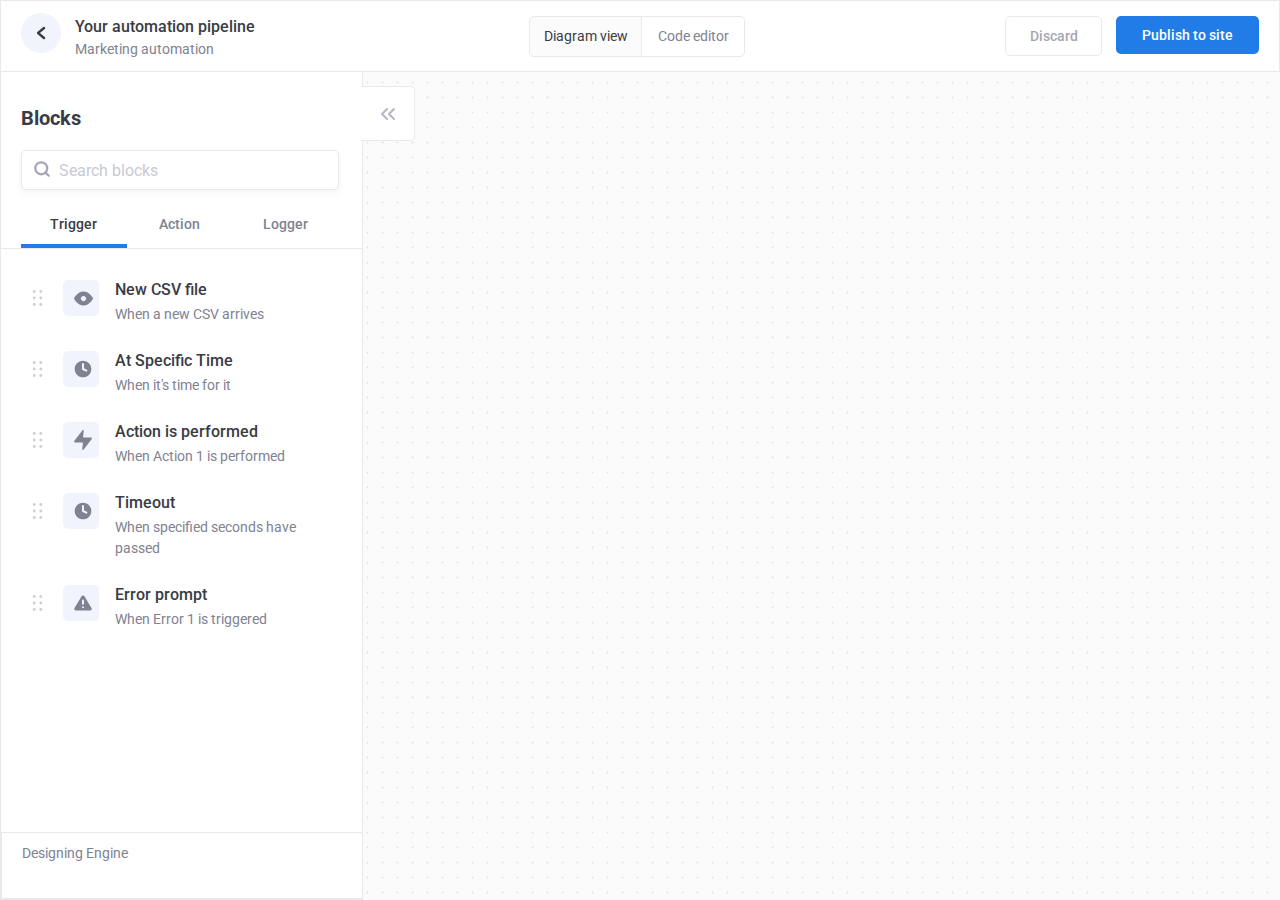
<file: demo/index.html>
<!DOCTYPE html>
<html>
<head>
    <!-- Primary Meta Tags -->
<title>Flowy - The simple flowchart engine</title>
    <link href="https://fonts.googleapis.com/css?family=Roboto:400,500,700&display=swap" rel="stylesheet">
    <link href='styles.css' rel='stylesheet' type='text/css'>
    <link href='flowy.css' rel='stylesheet' type='text/css'>
    <script src="https://code.jquery.com/jquery-3.6.0.js" integrity="sha256-H+K7U5CnXl1h5ywQfKtSj8PCmoN9aaq30gDh27Xc0jk=" crossorigin="anonymous"></script>
    <script src="flowy.js"></script>
    <script src="main.js"></script>   
</head>
<body>
    <div id="navigation">
        <div id="leftside">
            <div id="details">
            <div id="back"><img src="assets/arrow.svg"></div>
            <div id="names">
                <p id="title">Your automation pipeline</p>
                <p id="subtitle">Marketing automation</p>
            </div>
        </div>            
        </div>
        <div id="centerswitch">
            <div id="leftswitch">Diagram view</div>
            <div id="rightswitch">Code editor</div>
        </div>
        <div id="buttonsright">
            <div id="discard">Discard</div>
            <div id="publish">Publish to site</div>
        </div>
    </div>
    <div id="leftcard">
        <div id="closecard">
            <img src="assets/closeleft.svg">
        </div>
        <p id="header">Blocks</p>
        <div id="search">
            <img src="assets/search.svg">
            <input type="text" placeholder="Search blocks">
        </div>
        <div id="subnav">
            <div id="trigger" class="navactive side">Trigger</div>
            <div id="action" class="navdisabled side">Action</div>
            <div id="logger" class="navdisabled side">Logger</div>
        </div>
        <div id="blocklist">
        </div>
        <div id="footer">
            <span>Designing Engine</span>    
        </div>
    </div>
    <div id="propwrap">
        <div id="properties">
            <div id="close">
                <img src="assets/close.svg">
            </div>
            <p id="header2">Properties</p>
            <div id="proplist">
            </div>
            <div id="divisionthing"></div>
            <div id="removeblock">Delete blocks</div>
        </div>
    </div>
    <div id="canvas">
    </div>
</body>
</html>
</file>
<file: demo/styles.css>
body, html {
    margin: 0px;
    padding: 0px;
    overflow: hidden;
    background-image: url(assets/tile.png);
    background-repeat: repeat;
    background-size: 30px 30px;
    background-color: #FBFBFB;
    height: 100%;
}
#navigation {
    height: 71px;
    background-color: #FFF;
    border: 1px solid #E8E8EF;
    width: 100%;
    display: table;
    box-sizing: border-box;
    position: fixed;
    top: 0;
    z-index: 9
}
#back {
    width: 40px;
    height: 40px;
    border-radius: 100px;
    background-color: #F1F4FC;
    text-align: center;
    display: inline-block;
    vertical-align: top;
    margin-top: 12px;
    margin-right: 10px
}
#back img {
    margin-top: 13px;
}
#names {
    display: inline-block;
    vertical-align: top;
}
#title {
    font-family: Roboto;
    font-weight: 500;
    font-size: 16px;
    color: #393C44;
    margin-bottom: 0px;
}
#subtitle {
    font-family: Roboto;
    color: #808292;
    font-size: 14px;
    margin-top: 5px;
}
#leftside {
    display: inline-block;
    vertical-align: middle;
    margin-left: 20px;
}
#centerswitch {
    position: absolute;
    width: 222px;
    left: 50%;
    margin-left: -111px;
    top: 15px;
}
#leftswitch {
    border: 1px solid #E8E8EF;
    background-color: #FBFBFB;
    width: 111px;
    height: 39px;
    line-height: 39px;
    border-radius: 5px 0px 0px 5px;
    font-family: Roboto;
    color: #393C44;
    display: inline-block;
    font-size: 14px;
    text-align: center;
}
#rightswitch {
    font-family: Roboto;
    color: #808292;
    border-radius: 0px 5px 5px 0px;
    border: 1px solid #E8E8EF;
    height: 39px;
    width: 102px;
    display: inline-block;
    font-size: 14px;
    line-height: 39px;
    text-align: center;
    margin-left: -5px;
}
#discard {
    font-family: Roboto;
    font-weight: 500;
    font-size: 14px;
    color: #A6A6B3;
    width: 95px;
    height: 38px;
    border: 1px solid #E8E8EF;
    border-radius: 5px;
    text-align: center;
    line-height: 38px;
    display: inline-block;
    vertical-align: top;
    transition: all .2s cubic-bezier(.05,.03,.35,1);
}
#discard:hover {
    cursor: pointer;
    opacity: .7;
}
#publish {
    font-family: Roboto;
    font-weight: 500;
    font-size: 14px;
    color: #FFF;
    background-color: #217CE8;
    border-radius: 5px;
    width: 143px;
    height: 38px;
    margin-left: 10px;
    display: inline-block;
    vertical-align: top;
    text-align: center;
    line-height: 38px;
    margin-right: 20px;
    transition: all .2s cubic-bezier(.05,.03,.35,1);
}
#publish:hover {
    cursor: pointer;
    opacity: .7;
}
#buttonsright {
    float: right;
    margin-top: 15px;
}
#leftcard {
    width: 363px;
    background-color: #FFF;
    border: 1px solid #E8E8EF;
    box-sizing: border-box;
    padding-top: 85px;
    padding-left: 20px;
    height: 100%;
    position: absolute;
    z-index: 2;
}
#search input {
    width: 318px;
    height: 40px;
    background-color: #FFF;
    border: 1px solid #E8E8EF;
    box-sizing: border-box;
    box-shadow: 0px 2px 8px rgba(34,34,87,0.05);
    border-radius: 5px;
    text-indent: 35px;
    font-family: Roboto;
    font-size: 16px;
}
::-webkit-input-placeholder { /* Edge */
  color: #C9C9D5;
}

:-ms-input-placeholder { /* Internet Explorer 10-11 */
  color: #C9C9D5
}

::placeholder {
  color: #C9C9D5;
}
#search img {
    position: absolute; 
    margin-top: 10px;
    width: 18px;
    margin-left: 12px;
}
#header {
    font-size: 20px;
    font-family: Roboto;
    font-weight: bold;
    color: #393C44;
}
#subnav {
    border-bottom: 1px solid #E8E8EF;
    width: calc(100% + 20px);
    margin-left: -20px;
    margin-top: 10px;
}
.navdisabled {
    transition: all .3s cubic-bezier(.05,.03,.35,1);
}
.navdisabled:hover {
    cursor: pointer;
    opacity: .5;
}
.navactive {
    color: #393C44!important;
}
#trigger {
    margin-left: 20px;
    font-family: Roboto;
    font-weight: 500;
    font-size: 14px;
    text-align: center;
    color: #808292;
    width: calc(88% / 3);
    height: 48px;
    line-height: 48px;
    display: inline-block;
    float: left;
}
.navactive:after {
    display: block;
    content: "";
    width:  100%;
    height: 4px;
    background-color: #217CE8;
    margin-top: -4px;
}
#action {
    display: inline-block;
    font-family: Roboto;
    font-weight: 500;
    color: #808292;
    font-size: 14px;
    height: 48px;
    line-height: 48px;
    width: calc(88% / 3);
    text-align: center;
    float: left;
}
#logger {
    width: calc(88% / 3);
    display: inline-block;
    font-family: Roboto;
    font-weight: 500;
    color: #808292;
    font-size: 14px;
    height: 48px;
    line-height: 48px;
    text-align: center;
}
#footer {
    position: absolute;
    left: 0;
    padding-left: 20px;
    line-height: 40px;
    bottom: 0;
    width: 362px;
    border: 1px solid #E8E8EF;
    height: 67px;
    box-sizing: border-box;
    background-color: #FFF;
    font-family: Roboto;
    font-size: 14px;
}
#footer a {
    text-decoration: none;
    color: #393C44;
    transition: all .2s cubic-bezier(.05,.03,.35,1);
}
#footer a:hover {
    opacity: .5;
}
#footer span {
    color: #808292;
}
#footer p {
    display: inline-block;
    color: #808292;
}
#footer img {
    margin-left: 5px;
    margin-right: 5px;
}
.blockelem:first-child {
    margin-top: 20px
}
.blockelem {
    padding-top: 10px;
    width: 318px;
    border: 1px solid transparent;
    transition-property: box-shadow, height;
    transition-duration: .2s;
    transition-timing-function: cubic-bezier(.05,.03,.35,1);
    border-radius: 5px;
    box-shadow: 0px 0px 30px rgba(22, 33, 74, 0);
    box-sizing: border-box;
}
.blockelem:hover {
    box-shadow: 0px 4px 30px rgba(22, 33, 74, 0.08);
    border-radius: 5px;
    background-color: #FFF;
    cursor: pointer;
}
.grabme, .blockico {
    display: inline-block;
}
.grabme {
    margin-top: 10px;
    margin-left: 10px;
    margin-bottom: -14px;
    width: 15px;
}
#blocklist {
    height: calc(100% - 220px);
    overflow: auto;
}
#proplist {
    height: calc(100% - 305px);
    overflow: auto;
    margin-top: -30px;
    padding-top: 30px;
}
.blockin {
    display: inline-block;
    vertical-align: top;
    margin-left: 12px;
}
.blockico {
    width: 36px;
    height: 36px;
    background-color: #F1F4FC;
    border-radius: 5px;
    text-align: center;
    white-space: nowrap;
}
.blockico span {
    height: 100%;
    width: 0px;
    display: inline-block;
    vertical-align: middle;
}
.blockico img {
    vertical-align: middle;
    margin-left: auto;
    margin-right: auto;
    display: inline-block;
}
.blocktext {
    display: inline-block;
    width: 220px;
    vertical-align: top;
    margin-left: 12px
}
.blocktitle {
    margin: 0px!important;
    padding: 0px!important;
    font-family: Roboto;
    font-weight: 500;
    font-size: 16px;
    color: #393C44;
}
.blockdesc {
    margin-top: 5px;
    font-family: Roboto;
    color: #808292;
    font-size: 14px;
    line-height: 21px;
}
.blockdisabled {
    background-color: #F0F2F9;
    opacity: .5;
}
#closecard {
    position: absolute;
    margin-left: 340px;
    background-color: #FFF;
    border-radius: 0px 5px 5px 0px;
    border-bottom: 1px solid #E8E8EF;
    border-right: 1px solid #E8E8EF;
    border-top: 1px solid #E8E8EF;
    width: 53px;
    height: 53px;
    text-align: center; 
    z-index: 10;
}
#closecard img {
    margin-top: 15px
}
#canvas {
    position: absolute;
    width: calc(100% - 361px);
    height: calc(100% - 71px);
    top: 71px;
    left: 361px;
    z-index: 0;
    overflow: auto;
}
#propwrap {
    position: absolute;
    right: 0;
    top: 0;
    width: 311px;
    height: 100%;
    padding-left: 20px;
    overflow: hidden;
    z-index: -2;
}
#properties {
    position: absolute;
    height: 100%;
    width: 311px;
    background-color: #FFF;
    right: -150px;
    opacity: 0;
    z-index: 2;
    top: 0px;
    box-shadow: -4px 0px 40px rgba(26, 26, 73, 0);
    padding-left: 20px;
    transition: all .25s cubic-bezier(.05,.03,.35,1);
}
.itson {
    z-index: 2!important;
}
.expanded {
    right: 0!important;
    opacity: 1!important;
    box-shadow: -4px 0px 40px rgba(26, 26, 73, 0.05);
        z-index: 2;
}
#header2 {
    font-size: 20px;
    font-family: Roboto;
    font-weight: bold;
    color: #393C44;
    margin-top: 101px;
}
#close {
    margin-top: 100px;
    position: absolute;
    right: 20px;
    z-index: 9999;
    transition: all .25s cubic-bezier(.05,.03,.35,1);
}
#close:hover {
    cursor: pointer;
    opacity: .7;
}
#propswitch {
    border-bottom: 1px solid #E8E8EF;
    width: 331px;
    margin-top: 10px;
    margin-left: -20px;
    margin-bottom: 30px;
}
#dataprop {
    font-family: Roboto;
    font-weight: 500;
    font-size: 14px;
    text-align: center;
    color: #393C44;
    width: calc(88% / 3);
    height: 48px;
    line-height: 48px;
    display: inline-block;
    float: left;
    margin-left: 20px;
}
#dataprop:after {
    display: block;
    content: "";
    width: 100%;
    height: 4px;
    background-color: #217CE8;
    margin-top: -4px;
}
#alertprop {
    display: inline-block;
    font-family: Roboto;
    font-weight: 500;
    color: #808292;
    font-size: 14px;
    height: 48px;
    line-height: 48px;
    width: calc(88% / 3);
    text-align: center;
    float: left;
}
#logsprop {
    width: calc(88% / 3);
    display: inline-block;
    font-family: Roboto;
    font-weight: 500;
    color: #808292;
    font-size: 14px;
    height: 48px;
    line-height: 48px;
    text-align: center;
}
.inputlabel {
    font-family: Roboto;
    font-size: 14px;
    color: #253134;
}
.textinput {
    background-color: #FFF;
    border-radius: 5px;
    border: 1px solid #E8E8EF;
    box-shadow: 0px 2px 8px rgba(34, 34, 87, 0.05);
    font-family: Roboto;
    font-size: 14px;
    color: #253134;
    text-indent: 20px;
    height: 40px;
    line-height: 40px;
    width: 287px;
    margin-bottom: 25px;
}
.dropme {
    background-color: #FFF;
    border-radius: 5px;
    border: 1px solid #E8E8EF;
    box-shadow: 0px 2px 8px rgba(34, 34, 87, 0.05);
    font-family: Roboto;
    font-size: 14px;
    color: #253134;
    text-indent: 20px;
    height: 40px;
    line-height: 40px;
    width: 287px;
    margin-bottom: 25px;
}
.dropme img {
    margin-top: 17px;
    float: right;
    margin-right: 15px;
}
.checkus {
    margin-bottom: 10px;
}
.checkus img {
    display: inline-block;
    vertical-align: middle;
}
.checkus p {
    display: inline-block;
    font-family: Roboto;
    font-size: 14px;
    vertical-align: middle;
    margin-left: 10px;
}
#divisionthing {
    height: 1px;
    width: 100%;
    background-color: #E8E8EF;
    position: absolute;
    right: 0px;
    bottom: 80;
}
#removeblock {
    border-radius: 5px;
    position: absolute;
    bottom: 20px;
    font-family: Roboto;
    font-size: 14px;
    text-align: center;
    width: 287px;
    height: 38px;
    line-height: 38px;
    color: #253134;
    border: 1px solid #E8E8EF;
    transition: all .3s cubic-bezier(.05,.03,.35,1);
}
#removeblock:hover {
    cursor: pointer;
    opacity: .5;
}
.noselect {
  -webkit-touch-callout: none; /* iOS Safari */
    -webkit-user-select: none; /* Safari */
     -khtml-user-select: none; /* Konqueror HTML */
       -moz-user-select: none; /* Old versions of Firefox */
        -ms-user-select: none; /* Internet Explorer/Edge */
            user-select: none; /* Non-prefixed version, currently
                                  supported by Chrome, Opera and Firefox */
}
.blockyname {
    font-family: Roboto;
    font-weight: 500;
    color: #253134;
    display: inline-block;
    vertical-align: middle;
    margin-left: 8px;
    font-size: 16px;
}
.blockyleft img {
    display: inline-block;
    vertical-align: middle;
}
.blockyright {
    display: inline-block;
    float: right;
    vertical-align: middle;
    margin-right: 20px;
    margin-top: 10px;
    width: 28px;
    height: 28px;
    border-radius: 5px;
    text-align: center; 
    background-color: #FFF;
    transition: all .3s cubic-bezier(.05,.03,.35,1);
    z-index: 10;
}
.blockyright:hover {
    background-color: #F1F4FC;
    cursor: pointer;
}
.blockyright img {
    margin-top: 12px;
}
.blockyleft {
    display: inline-block;
    margin-left: 20px;
}
.blockydiv {
    width: 100%;
    height: 1px;
    background-color: #E9E9EF;
}
.blockyinfo {
    font-family: Roboto;
    font-size: 14px;
    color: #808292;
    margin-top: 15px;
    text-indent: 20px;
    margin-bottom: 20px;
}
.blockyinfo span {
    color: #253134;
    font-weight: 500;
    display: inline-block;
    border-bottom: 1px solid #D3DCEA;
    line-height: 20px;
    text-indent: 0px;
}
.block {
    background-color: #FFF;
    margin-top: 0px!important;
    box-shadow: 0px 4px 30px rgba(22, 33, 74, 0.05);
}
.selectedblock {
    border: 2px solid #217CE8;
    box-shadow: 0px 4px 30px rgba(22, 33, 74, 0.08);
}

@media only screen and (max-width: 832px) {
    #centerswitch {
        display: none;
    }
}
@media only screen and (max-width: 560px) {
    #names {
        display: none;
    }   
}
</file>
<file: demo/flowy.css>
.dragging{z-index:111!important}.block{position:absolute;z-index:9}.indicator{width:12px;height:12px;border-radius:60px;background-color:#217ce8;margin-top:-5px;opacity:1;transition:all .3s cubic-bezier(.05,.03,.35,1);transform:scale(1);position:absolute;z-index:2}.invisible{opacity:0!important;transform:scale(0)}.indicator:after{content:"";display:block;width:12px;height:12px;background-color:#217ce8;transform:scale(1.7);opacity:.2;border-radius:60px}.arrowblock{position:absolute;width:100%;overflow:visible;pointer-events:none}.arrowblock svg{width: -webkit-fill-available;overflow: visible;}
</file>
